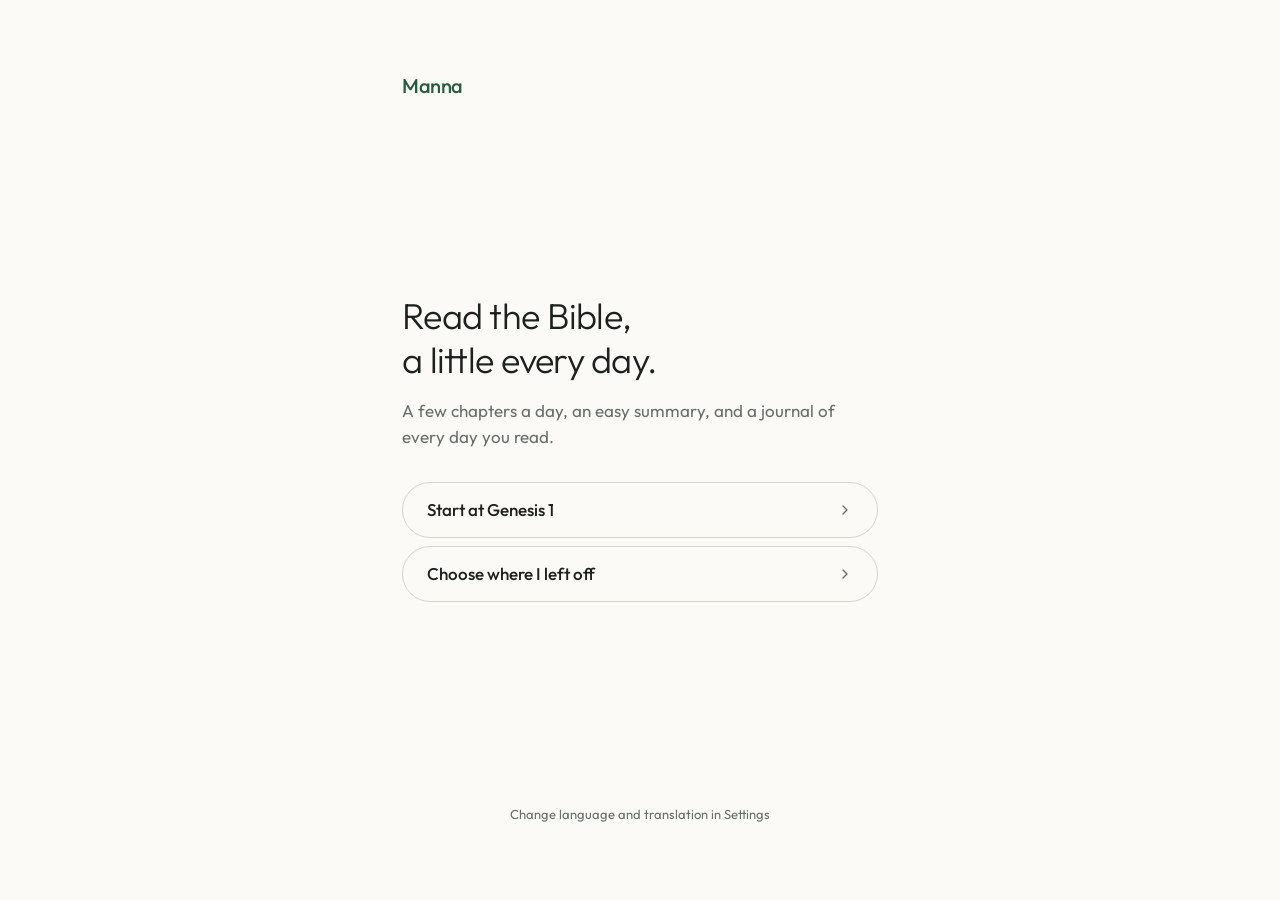
<file: index.html>
<!doctype html>
<html lang="ko">
<head>
  <meta charset="utf-8">
  <meta name="viewport" content="width=device-width, initial-scale=1, viewport-fit=cover">
  <title>Manna</title>
  <meta name="description" content="매일 성경 몇 장씩, 쉬운 요약과 함께 읽는 기록">
  <meta name="theme-color" content="#FBFAF7">
  <meta name="apple-mobile-web-app-capable" content="yes">
  <meta name="apple-mobile-web-app-status-bar-style" content="default">
  <meta name="apple-mobile-web-app-title" content="Manna">
  <link rel="manifest" href="manifest.webmanifest">
  <link rel="icon" href="icon.svg?v=3" type="image/svg+xml">
  <link rel="apple-touch-icon" href="icon-180.png?v=3">
  <link rel="preconnect" href="https://fonts.googleapis.com">
  <link rel="preconnect" href="https://fonts.gstatic.com" crossorigin>
  <link href="https://fonts.googleapis.com/css2?family=Outfit:wght@300;400;500;600&family=Noto+Sans+KR:wght@300;400;500;600&family=Noto+Serif+KR:wght@400&family=Noto+Serif:wght@400&display=swap" rel="stylesheet">
  <link rel="stylesheet" href="styles.css?v=202611152118">
</head>
<body>
  <nav class="tabs" id="tabs" aria-label="메뉴"></nav>
  <div class="app">
    <main id="view" class="screen"></main>
  </div>
  <div class="reading-bar" id="readingBar" role="region" aria-label="Reading" inert></div>
  <button class="to-top" id="toTop" type="button" hidden><svg width="18" height="18" viewBox="0 0 24 24" fill="none" stroke="currentColor" stroke-width="2" stroke-linecap="round" stroke-linejoin="round" aria-hidden="true"><path d="M18 15l-6-6-6 6"/></svg></button>
  <div class="toast" id="toast" role="status" aria-live="polite"></div>
  <script src="i18n.js?v=202611152118"></script>
  <script src="summary.js?v=202611152118"></script>
  <script src="app.js?v=202611152118"></script>
</body>
</html>
</file>
<file: styles.css>
:root {
  --bg: #FBFAF7;
  --surface: #FFFFFF;
  --ink: #1C211E;
  --muted: #67706B;
  --line: #ECE9E4;
  --primary: #2F6B4F;
  --green-text: #275C43;
  --soft: #E8EFE3;
  --halo: #D3E0CB;
  --chip: #EFECE7;
  --chip-text: #5E5A6B;
  --chevron: #878394;
  --coral-text: #A83C18;
  --coral-soft: #FCEEE8;
  --gutter: 22px;
  --radius-card: 16px;
  --radius-note: 12px;
  --reading-size: 17px;
  --font: "Outfit", "Noto Sans KR", -apple-system, system-ui, sans-serif;
  --max: 1040px;
  --narrow: 680px;
  --topbar: 64px;
  --glass: rgba(255, 255, 255, 0.72);
  --glass-blur: blur(20px) saturate(1.6);
  --glass-shadow: 0 4px 24px rgba(28, 33, 30, 0.10), inset 0 1px 0 rgba(255, 255, 255, 0.8);
  --selected: rgba(232, 239, 227, 0.9);
}

* { box-sizing: border-box; }
html { -webkit-text-size-adjust: 100%; }
html, body { overflow-x: clip; }
body {
  margin: 0;
  background: var(--bg);
  color: var(--ink);
  font-family: var(--font);
  font-size: 17px;
  line-height: 20px;
  -webkit-font-smoothing: antialiased;
  word-break: keep-all;
  overflow-wrap: break-word;
}
button, input, select { font-family: inherit; color: inherit; }
button { cursor: pointer; }
a { color: var(--green-text); }
.sr-only { position: absolute; width: 1px; height: 1px; overflow: hidden; clip: rect(0 0 0 0); white-space: nowrap; }

.app { min-height: 100vh; min-height: 100dvh; display: flex; flex-direction: column; }
/* Room for the tab bar, the iPhone home bar area and a clear 32 gap above the tabs. */
.screen { flex: 1; padding-bottom: calc(env(safe-area-inset-bottom, 0px) + 112px); }
.screen.no-tabs { padding-bottom: 40px; }

/* Header */
.top {
  background: var(--surface);
  border-bottom: 1px solid var(--line);
  padding: calc(env(safe-area-inset-top, 0px) + 20px) var(--gutter) 24px;
  display: flex; flex-direction: column; gap: 8px;
}
.top-row { display: flex; justify-content: space-between; align-items: center; margin-bottom: 14px; }
.top-label { font-size: 13px; line-height: 18px; color: var(--muted); }
.answer { font-size: 34px; line-height: 40px; font-weight: 500; letter-spacing: -0.02em; margin: 0; }
.page-title { font-size: 34px; line-height: 40px; font-weight: 500; letter-spacing: -0.02em; margin: 0; }

.streak {
  display: inline-flex; align-items: center; gap: 6px;
  background: var(--soft); color: var(--green-text);
  border-radius: 999px; padding: 7px 13px;
  font-size: 13px; font-weight: 400; line-height: 16px;
}
.streak.off { background: var(--chip); color: var(--chip-text); }

.round {
  width: 44px; height: 44px; border-radius: 999px; border: none;
  background: var(--chip); display: inline-flex; align-items: center; justify-content: center; padding: 0;
  color: var(--chip-text); flex-shrink: 0;
}
.round.small { width: 36px; height: 36px; position: relative; }
.round.small::after { content: ""; position: absolute; inset: -4px; }

/* Sheet style header */
.bar {
  display: grid; grid-template-columns: 36px 1fr 36px; align-items: center;
  padding: calc(env(safe-area-inset-top, 0px) + 16px) var(--gutter) 8px;
}
.bar-title { margin: 0; text-align: center; font-size: 17px; line-height: 22px; font-weight: 500; }

/* Content */
.content { padding: 0 var(--gutter); display: flex; flex-direction: column; }
.section { margin: 24px 0 8px; font-size: 17px; line-height: 22px; font-weight: 500; color: var(--ink); }
.card { background: var(--surface); border: 1px solid var(--line); border-radius: var(--radius-card); }
.card.pad { padding: 18px 16px; }
.note { font-size: 13px; line-height: 19px; color: var(--muted); }
.note-box { background: var(--chip); color: var(--chip-text); border-radius: var(--radius-note); padding: 12px 14px; font-size: 13px; line-height: 19px; }
.warn { color: var(--coral-text); font-size: 13px; line-height: 19px; }
.divider { height: 1px; background: var(--line); }

/* Summary */
.summary { display: flex; flex-direction: column; gap: 16px; }
.points { display: flex; flex-direction: column; gap: 10px; margin: 0; padding: 0; list-style: none; }
.points li { display: flex; gap: 10px; font-size: 17px; line-height: 24px; }
.num {
  width: 14px; color: var(--green-text);
  font-size: 17px; line-height: 24px; font-weight: 500; flex-shrink: 0;
}
.chapter-title { font-size: 13px; font-weight: 400; color: var(--muted); margin: 4px 0 -4px; }
.verse-label { font-size: 13px; line-height: 19px; font-weight: 400; color: var(--muted); }
.verse-text { font-size: 17px; line-height: 24px; margin-top: 2px; }
.message { background: var(--soft); border-radius: var(--radius-note); padding: 12px 14px; display: flex; flex-direction: column; gap: 4px; }
/* The green box says it is the key message by itself. The label stays for screen readers. */
.message-label { position: absolute; width: 1px; height: 1px; overflow: hidden; clip: rect(0 0 0 0); white-space: nowrap; }
.message-text { font-size: 17px; line-height: 24px; }

.skeleton { display: flex; flex-direction: column; gap: 10px; }
.skeleton span { height: 14px; border-radius: 999px; background: var(--chip); animation: pulse 1.4s ease-in-out infinite; }
.skeleton span:nth-child(2) { width: 86%; }
.skeleton span:nth-child(3) { width: 64%; }
@keyframes pulse { 50% { opacity: 0.45; } }
@media (prefers-reduced-motion: reduce) { .skeleton span { animation: none; } }

/* Passage */
/* Chapter names stand alone in green. Space between chapters does the separating, no lines. */
.chapter-break { margin: 36px 0 14px; font-size: 17px; line-height: 22px; font-weight: 500; }
.chapter-break span { font-size: 17px; line-height: 22px; font-weight: 500; color: var(--green-text); }
.verse { margin: 0 0 14px; font-size: var(--reading-size); line-height: 1.75; }
.verse sup { color: var(--green-text); font-size: 13px; font-weight: 400; margin-right: 4px; vertical-align: super; line-height: 0; }
.passage-card { padding: 4px 18px 8px; }
.passage-card .chapter:first-child .chapter-break { margin-top: 18px; }

/* Sticky reading bar */
.reading-bar {
  position: fixed; top: 0; left: 0; right: 0; z-index: 20;
  background: rgba(247, 245, 242, 0.96);
  -webkit-backdrop-filter: blur(8px); backdrop-filter: blur(8px);
  border-bottom: 1px solid var(--line);
  transform: translateY(-100%); transition: transform 0.2s ease;
}
.reading-bar.show { transform: translateY(0); }
.reading-bar .inner { padding: calc(env(safe-area-inset-top, 0px) + 12px) var(--gutter) 12px; display: flex; flex-direction: column; gap: 10px; }
.reading-bar .row { display: flex; justify-content: space-between; align-items: center; }
.reading-bar .title { font-size: 17px; font-weight: 500; }
.progress { display: grid; gap: 4px; }
.side-progress { display: none; }
.progress div { height: 4px; border-radius: 999px; background: var(--soft); overflow: hidden; }
.progress div b { display: block; height: 100%; background: var(--primary); border-radius: 999px; }

/* Buttons */
.btn {
  width: 100%; height: 54px; border-radius: 999px; border: none;
  background: var(--primary); color: #FFFFFF; font-size: 17px; font-weight: 500;
}
.btn:disabled { opacity: 0.5; }
.btn.danger { background: var(--coral-text); }
.btn.secondary { background: var(--surface); color: var(--green-text); border: 1px solid var(--line); }
.btn.small { height: 44px; font-size: 17px; }
.link-btn { background: none; border: none; padding: 10px 0; min-height: 44px; color: var(--green-text); font-size: 17px; font-weight: 500; text-align: left; }
.btn-row { display: grid; grid-auto-flow: column; grid-auto-columns: minmax(0, 1fr); gap: 8px; }
.btn-row .pill { display: inline-flex; align-items: center; justify-content: center; width: 100%; height: 44px; padding: 0 10px; white-space: nowrap; }
.pill {
  height: 44px; padding: 0 18px; border-radius: 999px; border: 1px solid var(--line); background: var(--surface);
  font-size: 17px; color: var(--green-text); font-weight: 500;
}
.done-area { margin-top: 28px; display: flex; flex-direction: column; gap: 10px; }

/* Rows */
.row-item {
  min-height: 50px; display: flex; align-items: center; justify-content: space-between; gap: 12px;
  padding: 0 16px; border-bottom: 1px solid var(--line); width: 100%; background: none; border-left: none; border-right: none; border-top: none;
  text-align: left; font-size: 17px; text-decoration: none; color: var(--ink);
}
.card > .row-item:last-child { border-bottom: none; }
.row-value { display: flex; align-items: center; gap: 6px; font-size: 17px; font-weight: 400; }
.row-stack { display: flex; flex-direction: column; gap: 2px; padding: 12px 0; }
.row-stack .sub { font-size: 13px; color: var(--muted); font-weight: 400; }
.block { padding: 14px 16px; display: flex; flex-direction: column; gap: 10px; border-bottom: 1px solid var(--line); }
.card > .block:last-child { border-bottom: none; }

/* Segmented */
.seg { display: grid; background: var(--line); border-radius: 999px; padding: 3px; }
.seg button { height: 38px; border: none; border-radius: 999px; background: transparent; font-size: 17px; color: #5C655F; }
.seg button[aria-pressed="true"] { background: var(--surface); color: var(--ink); font-weight: 500; box-shadow: 0 1px 2px rgba(30, 27, 46, 0.1); }

input[type="range"] { width: 100%; accent-color: var(--primary); height: 24px; }
.field { width: 100%; height: 46px; border-radius: 12px; border: 1px solid var(--line); background: var(--bg); padding: 0 12px; font-size: 17px; }
.field:focus, .seg button:focus-visible, .btn:focus-visible, .round:focus-visible, .row-item:focus-visible, .pill:focus-visible { outline: 2px solid var(--primary); outline-offset: 2px; }

/* Calendar */
.cal-head { display: flex; justify-content: space-between; align-items: center; margin: 22px 0 10px; }
.cal-head span { font-size: 17px; font-weight: 500; }
.cal { padding: 14px 12px; }
.cal-grid { display: grid; grid-template-columns: repeat(7, minmax(0, 1fr)); row-gap: 6px; column-gap: 4px; }
.cal-week { font-size: 13px; font-weight: 400; color: var(--muted); text-align: center; margin-bottom: 6px; }
.cal-cell { height: 40px; display: flex; align-items: center; justify-content: center; }
.day {
  width: 36px; height: 36px; border-radius: 999px; border: none; background: transparent;
  font-size: 17px; display: flex; align-items: center; justify-content: center; padding: 0; color: var(--ink);
}
.day.read { background: var(--soft); color: var(--green-text); font-weight: 500; }
.day.today { box-shadow: inset 0 0 0 1.5px var(--primary); }
.day.selected { background: var(--primary); color: #FFFFFF; font-weight: 500; box-shadow: 0 0 0 3px var(--halo); }
.day.future { color: var(--chevron); }
.day:disabled { cursor: default; }

.stats { display: flex; gap: 28px; margin-top: 18px; }
.stat { display: flex; flex-direction: column; gap: 4px; }
.stat b { font-size: 34px; line-height: 34px; font-weight: 500; letter-spacing: -0.02em; }
.stat span { font-size: 13px; line-height: 18px; color: var(--muted); }
.stat-sep { width: 1px; background: var(--line); }

/* Picker */
.book-grid { display: grid; grid-template-columns: repeat(3, minmax(0, 1fr)); gap: 8px; }
.book-grid button, .ch-grid button {
  min-height: 44px; border-radius: 12px; border: 1px solid var(--line); background: var(--surface); font-size: 17px; padding: 6px;
}
.ch-grid { display: grid; grid-template-columns: repeat(6, minmax(0, 1fr)); gap: 8px; }
.book-grid button[aria-pressed="true"], .ch-grid button[aria-pressed="true"] { background: var(--primary); border-color: var(--primary); color: #FFFFFF; font-weight: 500; }

/* Tabs */
.tabs {
  position: fixed; bottom: 0; left: 0; right: 0; z-index: 10;
  background: var(--surface); border-top: 1px solid var(--line);
}
.tabs .inner { display: grid; grid-template-columns: repeat(2, minmax(0, 1fr)); padding: 8px 0 calc(env(safe-area-inset-bottom, 0px) + 10px); }
.tabs a { display: flex; flex-direction: column; align-items: center; gap: 4px; text-decoration: none; color: var(--muted); font-size: 13px; font-weight: 400; line-height: 16px; }
.tabs a[aria-current="page"] { color: var(--green-text); }

/* Toast */
.toast {
  position: fixed; left: 50%; bottom: calc(env(safe-area-inset-bottom, 0px) + 84px); transform: translateX(-50%);
  background: var(--ink); color: #FFFFFF; border-radius: 999px; padding: 10px 10px 10px 18px;
  display: flex; align-items: center; gap: 12px; font-size: 17px; z-index: 30; max-width: calc(100% - 44px);
}
.toast button { background: rgba(255, 255, 255, 0.14); color: #FFFFFF; border: none; border-radius: 999px; height: 32px; padding: 0 12px; font-size: 13px; font-weight: 400; }
.toast:empty { display: none; }

/* Side padding that grows on wide screens, so backgrounds run full width
   and content sits in one centered area, like Stay Counter and Shuo. */
.top, .content, .bar, .reading-bar .inner {
  padding-left: max(var(--gutter), calc((100% - var(--max)) / 2 + var(--gutter)));
  padding-right: max(var(--gutter), calc((100% - var(--max)) / 2 + var(--gutter)));
}
.content.narrow, .bar.narrow {
  padding-left: max(var(--gutter), calc((100% - var(--narrow)) / 2 + var(--gutter)));
  padding-right: max(var(--gutter), calc((100% - var(--narrow)) / 2 + var(--gutter)));
}
.tabs .brand { display: none; }
@media (max-width: 899px) { .tabs.hide-m { display: none; } }
.cols, .col { display: contents; }

/* Tablet and laptop */
@media (min-width: 900px) {
  .tabs {
    position: sticky; top: 0; bottom: auto; order: -1; z-index: 20;
    border-top: 0; border-bottom: 1px solid var(--line);
  }
  .tabs .inner {
    display: flex; align-items: center; gap: 28px; height: var(--topbar); padding-top: 0; padding-bottom: 0;
    padding-left: max(var(--gutter), calc((100% - var(--max)) / 2 + var(--gutter)));
    padding-right: max(var(--gutter), calc((100% - var(--max)) / 2 + var(--gutter)));
  }
  .tabs .brand { display: block; margin-right: auto; font-size: 17px; font-weight: 500; letter-spacing: -0.02em; color: var(--ink); text-decoration: none; }
  .tabs a:not(.brand) { flex-direction: row; height: var(--topbar); font-size: 17px; font-weight: 400; line-height: var(--topbar); }
  .tabs a:not(.brand) svg { display: none; }
  .tabs a[aria-current="page"] { box-shadow: inset 0 -2px 0 var(--primary); }
  .tabs a:not(.brand):hover { color: var(--green-text); }

  .screen { padding-bottom: 80px; }
  .top { padding-top: 40px; padding-bottom: 36px; }
  .answer { font-size: 44px; line-height: 52px; }
  .page-title { font-size: 44px; line-height: 52px; }
  .bar { padding-top: 24px; }
  .reading-bar { display: none; }
  .side-progress { display: flex; flex-direction: column; gap: 10px; margin-top: 28px; padding-top: 20px; border-top: 1px solid var(--line); }
  .side-progress .title { font-size: 17px; font-weight: 500; }
  .side-progress .row { display: flex; justify-content: space-between; align-items: center; }
  .reading-bar .inner { padding-top: 12px; }
  .toast { bottom: 32px; }

  /* Two columns. The summary stays beside the passage while you read. */
  .cols { display: grid; grid-template-columns: minmax(0, 380px) minmax(0, 1fr); column-gap: 40px; align-items: start; }
  .col { display: flex; flex-direction: column; min-width: 0; }
  .col.side { position: sticky; top: var(--topbar); }
  .col.main { max-width: 680px; }
  .welcome-actions { flex-direction: row; }
  .welcome-actions .btn { width: 280px; }

  .book-grid { grid-template-columns: repeat(4, minmax(0, 1fr)); }
  .ch-grid { grid-template-columns: repeat(10, minmax(0, 1fr)); }

  .row-item:hover, .book-grid button:hover, .ch-grid button:hover { background: #FBFAF8; }
  .day:not(:disabled):hover { box-shadow: inset 0 0 0 1.5px var(--halo); }
  .btn:hover { filter: brightness(0.95); }
  .pill:hover, .round:hover { background: var(--line); }
}

@media (min-width: 900px) {
  .col.side { max-height: calc(100vh - var(--topbar)); overflow-y: auto; padding-bottom: 24px; }
  .day-col { padding-top: 68px; }
  .col.main > .disc:first-child { margin-top: 48px; }
}

/* First open */
.tabs.hide-all { display: none !important; }
.screen.welcome-screen { padding-bottom: 0; }
.welcome {
  min-height: 100vh; min-height: 100dvh; display: flex; flex-direction: column;
  padding: calc(env(safe-area-inset-top, 0px) + 92px) var(--gutter) calc(env(safe-area-inset-bottom, 0px) + 32px);
}
.w-intro { display: flex; flex-direction: column; }
.w-brand { display: flex; align-items: center; gap: 8px; font-size: 17px; font-weight: 500; letter-spacing: -0.02em; }
.w-title { margin: 20px 0 0; font-size: 34px; line-height: 40px; font-weight: 500; letter-spacing: -0.02em; white-space: pre-line; }
.w-feats { list-style: none; margin: 32px 0 0; padding: 0; display: flex; flex-direction: column; gap: 18px; }
.w-feats li { display: flex; gap: 14px; align-items: center; font-size: 17px; line-height: 24px; }

.w-ic { width: 36px; height: 36px; border-radius: 999px; background: var(--soft); display: flex; align-items: center; justify-content: center; flex-shrink: 0; }
.w-gap { flex-grow: 1; min-height: 40px; }
.w-form { display: flex; flex-direction: column; gap: 10px; }
.w-card-title, .w-card-body { display: none; }
.w-note { margin-top: 6px; text-align: center; font-size: 13px; line-height: 19px; color: var(--muted); text-decoration: underline; text-underline-offset: 3px; padding: 8px 0; }
@media (min-width: 900px) {
  .welcome { flex-direction: row; align-items: center; justify-content: center; gap: 96px; padding: 64px var(--gutter); }
  .w-intro { flex: 1; max-width: 520px; }
  .w-title { margin-top: 24px; font-size: 44px; line-height: 52px; }
  .w-gap { display: none; }
  .w-form { flex: 0 0 420px; background: var(--surface); border: 1px solid var(--line); border-radius: 20px; padding: 28px; }
  .w-card-title { display: block; font-size: 17px; font-weight: 500; }
  .w-card-body { display: block; margin: 0 0 14px; font-size: 17px; line-height: 24px; color: var(--muted); }
}
@media (max-width: 899px) and (max-height: 740px) {
  .welcome { padding-top: calc(env(safe-area-inset-top, 0px) + 48px); }
  .w-title { margin-top: 16px; }
  .w-feats { margin-top: 24px; gap: 14px; }
}

/* Expand in place: card row with chevron down */
.disc { margin-top: 24px; overflow: hidden; }
.disc + .disc { margin-top: 12px; }
.disc-head { width: 100%; min-height: 54px; padding: 0 16px; display: flex; align-items: center; justify-content: space-between; gap: 12px; background: none; border: none; text-align: left; font-size: 17px; font-weight: 500; color: var(--ink); }
.disc-body { padding: 4px 18px 8px; }
.disc-body .chapter:first-child .chapter-break { margin-top: 12px; }
.disc-head:focus-visible { outline: 2px solid var(--primary); outline-offset: -2px; border-radius: var(--radius-card); }

/* Journal day card. Chevron centers on the date and title as one block. */
.j-head { display: flex; align-items: center; justify-content: space-between; gap: 12px; }
.j-meta { display: flex; flex-direction: column; gap: 2px; min-width: 0; }
.j-list { display: flex; flex-direction: column; gap: 12px; margin-top: 24px; }
.jcard { display: flex; flex-direction: column; gap: 10px; padding: 18px 16px; text-decoration: none; color: var(--ink); }
.day-col > .jcard { margin-top: 24px; }
.j-date { font-size: 13px; line-height: 18px; color: var(--muted); }
.j-row { display: flex; align-items: center; justify-content: space-between; gap: 12px; }
.j-title { font-size: 17px; line-height: 22px; font-weight: 500; }
.j-msg { margin-top: 0; font-size: 17px; line-height: 24px; color: var(--ink); }
.j-msg.muted { color: var(--muted); margin-top: 0; }
a.jcard:focus-visible { outline: 2px solid var(--primary); outline-offset: 2px; }
@media (min-width: 900px) {
  .j-list, .day-col > .jcard { margin-top: 0; }
  a.jcard:hover { background: #FBFAF8; }
  .disc-head:hover { background: #FBFAF8; }
}
.card.pad + .disc, .note-box + .disc { margin-top: 12px; }

/* Design system page, opened from Settings */
.sw { display: grid; grid-template-columns: repeat(auto-fill, minmax(96px, 1fr)); gap: 10px; }
.sw div { border-radius: var(--radius-note); border: 1px solid var(--line); overflow: hidden; font-size: 13px; background: var(--surface); }
.sw div span { display: block; height: 48px; border-bottom: 1px solid var(--line); }
.sw div p { margin: 0; padding: 6px 8px; line-height: 18px; }
.sw div p i { font-style: normal; color: var(--muted); }
.ds .tr { padding: 14px 16px; border-top: 1px solid var(--line); }
.ds .tr:first-child { border-top: 0; }
.ds .tr small { display: block; font-size: 13px; line-height: 19px; color: var(--muted); padding-top: 6px; }
.ds .ds-rule { font-size: 17px; line-height: 24px; }
.ds-demo { padding: 20px 16px 24px; }
.ds-demo .round { width: 44px; height: 44px; }
.ds-btn { display: flex; align-items: center; justify-content: center; }

/* Back to top. A round button near the thumb, only while reading a long passage. */
.to-top {
  position: fixed; right: var(--gutter); bottom: calc(env(safe-area-inset-bottom, 0px) + 84px); z-index: 15;
  width: 48px; height: 48px; border-radius: 999px; border: 1px solid var(--line); background: var(--surface);
  color: var(--green-text); display: flex; align-items: center; justify-content: center; padding: 0;
  box-shadow: 0 2px 8px rgba(28, 33, 30, 0.12);
}
.to-top[hidden] { display: none; }
.to-top:focus-visible { outline: 2px solid var(--primary); outline-offset: 2px; }
@media (min-width: 900px) {
  .to-top { bottom: 32px; right: max(var(--gutter), calc((100% - var(--max)) / 2 + var(--gutter))); }
  .to-top:hover { background: #FBFAF8; }
}

/* ============================================================
   Warm white, sage and glass.
   Glass only on things that float above the content: the tab bar, the reading bar,
   round buttons and back to top. Content sits flat on the page, separated by space
   and hairlines. Cards stay only where they hold controls, like Settings.
   ============================================================ */
.glass, .round, .to-top {
  background: var(--glass);
  -webkit-backdrop-filter: var(--glass-blur); backdrop-filter: var(--glass-blur);
  border: 1px solid rgba(0, 0, 0, 0.04);
  box-shadow: var(--glass-shadow);
}
.round { color: var(--chip-text); }
@media (min-width: 900px) { .pill:hover, .round:hover { background: rgba(255, 255, 255, 0.9); } }

/* Header sits on the page, no white band */
.top { background: transparent; border-bottom: 0; }

/* Summary, passage, calendar and journal day sit flat on the page */
[data-key] > .card.pad, .card.pad.summary, .col.side .card.pad { background: none; border: 0; border-radius: 0; padding: 4px 0 0; }
.card.passage-card { background: none; border: 0; border-radius: 0; padding: 0; }
.card.cal { background: none; border: 0; border-radius: 0; padding: 4px 0 0; }
.jcard, .card.jcard { background: none; border: 0; border-top: 1px solid var(--line); border-radius: 0; padding: 16px 0 4px; }
.j-list { gap: 0; }
@media (min-width: 900px) { a.jcard:hover { background: none; } a.jcard:hover .j-title { color: var(--green-text); } }

/* The passage is a divided row that opens in place, not a card */
.disc { background: none; border: 0; border-top: 1px solid var(--line); border-bottom: 1px solid var(--line); border-radius: 0; overflow: visible; }
.disc + .disc { margin-top: 0; border-top: 0; }
.disc-head { padding: 0; }
.disc-body { padding: 0 0 12px; }
.disc-head:focus-visible { border-radius: 8px; }
@media (min-width: 900px) { .disc-head:hover { background: none; color: var(--green-text); } }

/* Phones. A floating glass tab bar, centered above the home bar. */
@media (max-width: 899px) {
  .tabs {
    left: 50%; right: auto; bottom: calc(env(safe-area-inset-bottom, 0px) + 16px); transform: translateX(-50%);
    border-top: 0; border-radius: 999px;
    background: var(--glass); -webkit-backdrop-filter: var(--glass-blur); backdrop-filter: var(--glass-blur);
    border: 1px solid rgba(0, 0, 0, 0.04); box-shadow: var(--glass-shadow);
  }
  .tabs .inner { display: flex; gap: 6px; padding: 6px; }
  .tabs a:not(.brand) { padding: 6px 22px; border-radius: 999px; gap: 2px; min-width: 44px; }
  .tabs a[aria-current="page"] { background: var(--selected); }
  .toast { bottom: calc(env(safe-area-inset-bottom, 0px) + 96px); }
  .to-top { bottom: calc(env(safe-area-inset-bottom, 0px) + 100px); }

  /* The reading bar floats too, with a little space around it */
  .reading-bar {
    left: 12px; right: 12px; top: calc(env(safe-area-inset-top, 0px) + 8px);
    border: 1px solid rgba(0, 0, 0, 0.04); border-radius: 22px;
    background: var(--glass); -webkit-backdrop-filter: var(--glass-blur); backdrop-filter: var(--glass-blur);
    box-shadow: var(--glass-shadow);
    transform: translateY(calc(-100% - 24px));
  }
  .reading-bar .inner { padding: 10px 16px; gap: 8px; }
}
/* Laptops keep the top bar, in glass over warm white */
@media (min-width: 900px) {
  .tabs { background: rgba(251, 250, 247, 0.8); -webkit-backdrop-filter: var(--glass-blur); backdrop-filter: var(--glass-blur); }
}

/* Sections. Summary and Passage are the same level, so they share one header style and one rhythm. */
.section { font-size: 20px; line-height: 26px; margin: 32px 0 12px; }
.summary { gap: 20px; }
.disc { margin-top: 40px; }
.disc-head { min-height: 64px; font-size: 20px; line-height: 26px; }
@media (min-width: 900px) {
  /* Line Passage up with Summary in the next column. */
  .col.main > .disc:first-child { margin-top: 13px; border-top: 0; }
}
/* Every section header has exactly 12 between it and its content.
   Passage keeps a large tap area by putting the extra height above the text, not below. */
.disc-head { min-height: 0; padding: 20px 0 12px; align-items: center; }
.disc-head[aria-expanded="false"] { padding-bottom: 20px; }
.disc-body .chapter:first-child .chapter-break,
.passage-card .chapter:first-child .chapter-break { margin-top: 0; }
@media (min-width: 900px) {
  .col.main > .disc:first-child { margin-top: 12px; }
}
[data-key] > .card.pad, .card.pad.summary, .col.side .card.pad { padding-top: 0; }
.ds-demo { padding: 0; }
/* Layers. Things that float over content are glass with a shadow: the tab bar, the reading bar and back to top.
   Things that sit on the page are flat. Every round button on the page is one grey circle, the same in Manna and Shuo. */
.round { background: var(--chip); -webkit-backdrop-filter: none; backdrop-filter: none; border: 0; box-shadow: none; color: var(--ink); }
@media (min-width: 900px) { .round:hover { background: var(--line); } }
/* One size for every round button. 44 circle, 20 icon, 2 stroke. */
.round, .round.small, .to-top { width: 44px; height: 44px; }
.round svg, .to-top svg { width: 20px; height: 20px; }
.round svg *, .to-top svg * { stroke-width: 2; }
/* Back to top floats over the text, so it is glass with a shadow, like the tab bar and reading bar. */
.to-top { background: var(--glass); -webkit-backdrop-filter: var(--glass-blur); backdrop-filter: var(--glass-blur); border: 1px solid rgba(0, 0, 0, 0.04); box-shadow: var(--glass-shadow); color: var(--ink); }
/* Delete style actions are plain coral text, centered at the bottom, the same in all three apps. They always ask first. */
.del-wrap { display: flex; flex-direction: column; align-items: center; margin-top: 24px; }
.text-btn { border: 0; background: none; font-family: inherit; font-size: 17px; line-height: 22px; font-weight: 500; color: var(--coral-text); padding: 11px 16px; min-height: 44px; border-radius: 12px; }
.text-btn:focus-visible { outline: 2px solid var(--primary); outline-offset: 2px; }


/* ============================================================
   Buttons, one job per style.
   Primary green fill for the one main action. Secondary white with a line for every other action.
   Round grey circle for icon only. Coral text for destructive. Sage is never a button, it only highlights.
   ============================================================ */
/* Inline actions are small, 44 tall, with 14 inside so the icon lines up with text inside boxes, like the key message. */
.act-btn { width: auto; height: 44px; display: inline-flex; align-items: center; gap: 8px; padding: 0 16px 0 14px; align-self: flex-start; }
.share-btn { margin-top: -8px; }
.act-btn svg { width: 20px; height: 20px; flex-shrink: 0; }
.kv-group { margin-top: 0; }
.listen-row { margin: 0 0 24px; }
.disc-body[hidden] { display: none; }
/* Equal space on every side of the highlight. Negative margins keep the text exactly where it was. */
/* The highlight is drawn behind the verse, so the text never moves. It reaches 4 above and fills the line space below, so the space around the words is even. */
.verse { position: relative; z-index: 0; }
.verse.speaking::before { content: ""; position: absolute; z-index: -1; left: -12px; right: -12px; top: -4px; bottom: 0; background: var(--soft); border-radius: 12px; }
.bar-left { display: flex; align-items: center; gap: 12px; min-width: 0; }
.bar-right { display: flex; align-items: center; gap: 10px; flex-shrink: 0; }
.play-btn { width: 44px; height: 44px; border-radius: 999px; border: 0; padding: 0; background: var(--primary); color: #FFFFFF; display: flex; align-items: center; justify-content: center; flex-shrink: 0; }
.speed-chip { min-width: 44px; height: 32px; padding: 0 10px; border: 0; border-radius: 999px; background: var(--chip); color: var(--ink); font-family: inherit; font-size: 13px; }
.play-btn:focus-visible, .speed-chip:focus-visible { outline: 2px solid var(--primary); outline-offset: 2px; }
/* Share preview */
.share-wrap { position: fixed; inset: 0; z-index: 100; background: rgba(28, 33, 30, 0.35); display: flex; align-items: flex-end; justify-content: center; }
.share-sheet { width: 100%; max-width: 480px; max-height: 92vh; overflow: auto; box-sizing: border-box; background: var(--bg); border-radius: 18px 18px 0 0; padding: 12px var(--gutter) calc(env(safe-area-inset-bottom, 0px) + 24px); }
.share-head { display: grid; grid-template-columns: 44px 1fr 44px; align-items: center; height: 56px; }
.share-title { margin: 0; text-align: center; font-size: 17px; line-height: 22px; font-weight: 500; }
.share-img { display: block; width: 100%; height: auto; border-radius: 14px; border: 1px solid var(--line); margin: 12px 0 20px; }
.share-text-preview { margin: 12px 0 20px; font-size: 17px; line-height: 24px; }
@media (min-width: 900px) {
  .share-wrap { align-items: center; }
  .share-sheet { border-radius: 18px; padding-bottom: 24px; }
}

/* Spacing rhythm in the summary and passage. 12 inside a group, 24 between groups, 32 before a new section. */
.kv-group + .message { margin-top: -8px; }
.share-btn { margin-top: -8px; }
.disc { margin-top: 32px; }
.listen-row { margin: 0 0 24px; }

/* Section heading with its icon action right after the words. The column gap is 20, so this gives 32 above and 12 below. */
.head-row { display: flex; align-items: center; gap: 8px; }
.head-row .section { margin: 0; }
.head-row .round { margin: -9px 0; }
.summary .kv-head { margin: 12px 0 -8px; }
/* The reference ends the verse on the same line, in grey, the way a quote ends with its source. */
.kv-group .verse-text { margin: 0; }
.kv-ref { color: var(--muted); white-space: nowrap; }
.disc-row { position: relative; }
.listen-btn { position: absolute; top: 11px; left: 90px; }

/* Icon actions inside a section heading are 32 circles with an 18 icon, so they sit with the heading instead of towering over it.
   The tap area stays 44. The content below starts 12 under the circle, the tallest thing in the heading. */
.head-row .round, .listen-btn { width: 32px; height: 32px; }
.head-row .round { position: relative; }
.head-row .round svg, .listen-btn svg { width: 18px; height: 18px; }
.head-row .round::after, .listen-btn::after { content: ""; position: absolute; inset: -6px; }
.head-row .round { margin: -3px 0; }
.summary .kv-head { margin: 12px 0 -5px; }
.listen-btn { top: 17px; }
.disc-row:has(.listen-btn:not([hidden])) .disc-head { padding-bottom: 15px; }

/* Text size from Settings applies to everything you read, the passage and the summary.
   Line height keeps the same ratio as 17 on 24, and the numbers grow with the points. */
.summary .points li, .summary .num, .summary .verse-text, .summary .message-text { font-size: var(--reading-size); line-height: 1.41; }
.summary .num { width: auto; min-width: 14px; }

/* ============================================================
   Motion, like iOS. The same in Stay Counter, Shuo and Manna.
   Going deeper slides left, going back slides right. Switching tabs stays still.
   The tab pill slides and can be dragged. The share sheet rises and can be pulled down.
   ============================================================ */
:root { --ease-sheet: cubic-bezier(0.32, 0.72, 0, 1); --ease-spring: cubic-bezier(0.34, 1.36, 0.5, 1); }

.tabs .tab-pill { display: none; }
@media (max-width: 899px) {
  .tabs { touch-action: none; user-select: none; -webkit-user-select: none; }
  .tabs .inner { position: relative; }
  .tabs .tab-pill { display: block; position: absolute; left: 0; top: 6px; bottom: 6px; border-radius: 999px; background: var(--selected); pointer-events: none; transition: transform 0.5s var(--ease-spring), width 0.5s var(--ease-spring), scale 0.2s ease-out; }
  .tabs .tab-pill.instant { transition: none; }
  .tabs .tab-pill.dragging { transition: scale 0.2s ease-out; scale: 1.08; }
  .tabs a:not(.brand) { position: relative; z-index: 1; transition: color 0.2s; }
  .tabs a[aria-current="page"] { background: none; }
  .tabs a.hover { color: var(--green-text); }

  .page-ghost { position: fixed; left: 0; right: 0; min-height: 100vh; background: var(--bg); pointer-events: none; }
  .page-ghost.out-fwd { z-index: 4; animation: page-out-fwd 0.45s var(--ease-sheet) forwards; }
  .page-ghost.out-back { z-index: 6; box-shadow: -10px 0 30px rgba(28, 33, 30, 0.12); animation: page-out-back 0.45s var(--ease-sheet) forwards; }
  .screen.in-fwd { position: relative; z-index: 5; background: var(--bg); box-shadow: -10px 0 30px rgba(28, 33, 30, 0.12); animation: page-in-fwd 0.45s var(--ease-sheet); }
  .screen.in-back { position: relative; z-index: 5; background: var(--bg); animation: page-in-back 0.45s var(--ease-sheet); }
}
@keyframes page-in-fwd { from { transform: translateX(100%); } }
@keyframes page-out-fwd { to { transform: translateX(-30%); opacity: 0.4; } }
@keyframes page-in-back { from { transform: translateX(-30%); opacity: 0.4; } }
@keyframes page-out-back { to { transform: translateX(100%); } }

.share-wrap { animation: share-dim 0.3s ease-out; }
.share-sheet { animation: share-up 0.5s var(--ease-sheet); transition: transform 0.3s var(--ease-sheet); }
.share-sheet.dragging { transition: none; }
.share-wrap.leaving { animation: share-undim 0.3s ease-in forwards; pointer-events: none; }
.share-wrap.leaving .share-sheet { animation: share-down 0.3s cubic-bezier(0.4, 0, 1, 1) forwards; }
.share-grab { touch-action: none; }
.grabber { display: block; width: 36px; height: 5px; border-radius: 999px; background: #D9D5CE; margin: 0 auto 2px; }
@keyframes share-dim { from { background-color: transparent; } }
@keyframes share-undim { to { background-color: transparent; } }
@keyframes share-up { from { transform: translateY(100%); } }
@keyframes share-down { to { transform: translateY(105%); } }
@media (min-width: 900px) {
  .grabber { display: none; }
  .share-sheet { animation: share-pop 0.28s var(--ease-sheet); }
  .share-wrap.leaving .share-sheet { animation: share-pop-out 0.2s ease-in forwards; }
  @keyframes share-pop { from { transform: translateY(16px); opacity: 0; } }
  @keyframes share-pop-out { to { transform: translateY(16px); opacity: 0; } }
}
@media (prefers-reduced-motion: reduce) {
  .tabs .tab-pill, .share-sheet, .share-wrap { transition: none !important; animation: none !important; }
}


/* ============================================================
   In the middle. Calm and minimal, the same family as SaySay.
   One warm white background, no header band, light big type,
   scripture in serif, green only where you act or where you are.
   ============================================================ */
:root { --border: #D6D3CD; --serif: "Noto Serif KR", "Noto Serif", "Nanum Myeongjo", Georgia, serif; }
.top { background: none; border-bottom: 0; padding-bottom: 8px; gap: 6px; }
.top-row { margin-bottom: 28px; min-height: 44px; }
.top-label { font-size: 15px; line-height: 20px; color: var(--muted); }
.eyebrow { font-size: 15px; line-height: 20px; color: var(--muted); }
.answer, .page-title { font-weight: 300; font-size: 40px; line-height: 48px; letter-spacing: -0.03em; }
.streak, .streak.off { background: none; padding: 0; color: var(--muted); font-size: 15px; line-height: 20px; }
.narrow-top { padding-left: max(var(--gutter), calc((100% - var(--narrow)) / 2 + var(--gutter))); padding-right: max(var(--gutter), calc((100% - var(--narrow)) / 2 + var(--gutter))); }
/* Summary sits on the page, no card around it. */
[data-key] > .card.pad { background: none; border: 0; padding: 0; }
.message { background: none; padding: 0; gap: 8px; border-radius: 0; }
.message-label { position: static; width: auto; height: auto; overflow: visible; clip: auto; white-space: normal; font-size: 13px; line-height: 18px; font-weight: 500; color: var(--green-text); }
.message-text { font-size: 19px; line-height: 30px; }
.kv-group { margin-top: 4px; }
.kv-group .verse-text { font-family: var(--serif); font-size: 16px; line-height: 28px; color: var(--muted); }
.kv-row { display: flex; align-items: center; justify-content: space-between; margin-top: 2px; }
.kv-row .kv-ref { font-size: 13px; line-height: 18px; }
.kv-row .share-btn { margin-top: 0; background: none; color: var(--muted); }
.easy > summary { list-style: none; display: inline-flex; align-items: center; height: 44px; padding: 0 20px; margin-top: 4px; border-radius: 999px; background: var(--chip); color: var(--ink); font-size: 15px; cursor: pointer; }
.easy > summary::-webkit-details-marker { display: none; }
.easy[open] > summary { margin-bottom: 16px; }
.verse, .verse-text { font-family: var(--serif); }
.verse sup { font-family: var(--font); color: var(--green-text); }
.chapter-break, .chapter-break span { font-weight: 500; }
.btn { font-weight: 500; }
.btn.secondary { background: transparent; color: var(--ink); border: 1.5px solid var(--border); }
.card { border-color: #EEEBE6; }

/* Tabs. Three flat tabs, full width on phones, each with a word. */
.tabs .inner { grid-template-columns: repeat(3, minmax(0, 1fr)); }
@media (max-width: 899px) {
  .tabs {
    left: 0; right: 0; bottom: 0; transform: none; border-radius: 0;
    background: var(--bg); -webkit-backdrop-filter: none; backdrop-filter: none;
    border: 0; box-shadow: none;
  }
  .tabs .inner { display: grid; grid-template-columns: repeat(3, minmax(0, 1fr)); gap: 0; padding: 6px var(--gutter) calc(env(safe-area-inset-bottom, 0px) + 6px); }
  .tabs a:not(.brand) { padding: 6px 0; min-height: 52px; justify-content: center; gap: 3px; font-size: 11px; line-height: 14px; border-radius: 0; }
  .tabs a[aria-current="page"] { background: none; color: var(--green-text); font-weight: 500; }
  .tabs .tab-pill { display: none; }
  .tabs svg { width: 22px; height: 22px; }
  .screen { padding-bottom: calc(env(safe-area-inset-bottom, 0px) + 88px); }
  .toast { bottom: calc(env(safe-area-inset-bottom, 0px) + 80px); }
  .to-top { bottom: calc(env(safe-area-inset-bottom, 0px) + 84px); }
}
@media (min-width: 900px) {
  .top { padding-top: 40px; padding-bottom: 12px; }
  .answer, .page-title { font-size: 48px; line-height: 56px; }
}

/* ============================================================
   Today, summary and key card. Three sizes: 34 light title, 17 reading text, 13 small grey.
   Manna's words in sans, scripture in serif and quotes. Spacing in 8s.
   ============================================================ */
:root { --sage: #EDF2E8; }
.s-label { margin: 0; font-size: 13px; line-height: 18px; font-weight: 400; color: var(--muted); }
.td {
  display: flex; flex-direction: column;
  min-height: calc(100dvh - env(safe-area-inset-bottom, 0px) - 88px);
  padding: calc(env(safe-area-inset-top, 0px) + 20px) var(--gutter) 24px;
  max-width: 680px; margin: 0 auto; box-sizing: border-box;
}
.t-head { height: 44px; display: flex; align-items: center; justify-content: space-between; }
.done-chip { display: inline-flex; align-items: center; gap: 4px; font-size: 13px; line-height: 18px; color: var(--green-text); }
.td .answer { margin: 16px 0 0; font-size: 34px; line-height: 42px; font-weight: 300; letter-spacing: -0.02em; }
.td .summary { display: block; gap: 0; margin-top: 24px; }
.s-points { margin-top: 8px; }
.s-points p { margin: 0 0 8px; font-size: 17px; line-height: 26px; color: var(--ink); }
.s-points p:last-child { margin-bottom: 0; }
.key-card { margin-top: 24px; background: var(--sage); border-radius: 24px; padding: 24px 24px 8px; }
.key-msg { margin: 8px 0 0; font-size: 17px; line-height: 26px; color: var(--ink); }
.key-verse { margin: 16px 0 0; font-family: var(--serif); font-size: 17px; line-height: 28px; color: var(--ink); }
.key-foot { height: 44px; display: flex; align-items: center; justify-content: space-between; }
.icon-btn { width: 44px; height: 44px; margin-right: -12px; border: 0; background: none; color: var(--muted); display: inline-flex; align-items: center; justify-content: center; padding: 0; }
.icon-btn:focus-visible { outline: 2px solid var(--primary); outline-offset: 2px; border-radius: 999px; }
.t-gap { flex-grow: 1; min-height: 24px; }
.t-actions { display: grid; grid-template-columns: minmax(0, 1fr) minmax(0, 1fr); gap: 8px; }
.t-actions .btn { display: inline-flex; align-items: center; justify-content: center; gap: 8px; }
.td .note-box, .td .card.pad { margin-top: 24px; }
.done-area .btn { display: inline-flex; align-items: center; justify-content: center; gap: 8px; width: 100%; }
.read-head { padding-top: calc(env(safe-area-inset-top, 0px) + 64px); }
.read-head .answer { margin: 0; font-size: 34px; line-height: 42px; font-weight: 300; letter-spacing: -0.02em; }
.read-wrap { max-width: 680px; margin: 0 auto; box-sizing: border-box; }
.read-body { padding-top: 0; }
.read-body .chapter:first-child .chapter-break { margin-top: 24px; }
.chapter-break span { color: var(--ink); }
@media (min-width: 900px) {
  .td { min-height: calc(100vh - var(--topbar)); padding-top: 40px; }
  .td .answer { font-size: 44px; line-height: 52px; }
  .read-head { padding-top: 40px; }
  .read-head .answer { font-size: 44px; line-height: 52px; }
}

/* First open. Quiet, the name in green text only, one tap to start. */
.welcome { padding: calc(env(safe-area-inset-top, 0px) + 20px) var(--gutter) calc(env(safe-area-inset-bottom, 0px) + 24px); max-width: 520px; margin: 0 auto; box-sizing: border-box; flex-direction: column; justify-content: flex-start; gap: 0; }
.w-name { height: 44px; display: flex; align-items: center; font-size: 20px; font-weight: 500; letter-spacing: -0.02em; color: var(--green-text); }
.w-mid { flex: 1; display: flex; flex-direction: column; justify-content: center; padding: 24px 0; }
.w-title { margin: 0; font-size: 36px; line-height: 44px; font-weight: 300; letter-spacing: -0.02em; white-space: pre-line; }
.w-sub { margin: 16px 0 0; font-size: 17px; line-height: 26px; color: var(--muted); }
.w-pills { margin-top: 32px; display: flex; flex-direction: column; gap: 8px; }
.w-pill { box-sizing: border-box; height: 56px; border-radius: 999px; border: 1.5px solid var(--border); background: transparent; color: var(--ink); padding: 0 24px; display: flex; align-items: center; justify-content: space-between; font-family: inherit; font-size: 17px; font-weight: 500; text-decoration: none; }
.w-pill svg { color: var(--muted); }
.w-pill:focus-visible { outline: 2px solid var(--primary); outline-offset: 2px; }
.w-note { text-decoration: none; text-align: center; font-size: 13px; color: var(--muted); padding: 12px 0; }
@media (min-width: 900px) { .welcome { flex-direction: column; align-items: stretch; padding: 64px var(--gutter); } .w-gap, .w-form { display: none; } }

/* The summary sits the same way on Today and on a Journal day. */
.summary { display: block; gap: 0; margin-top: 24px; }
</file>
